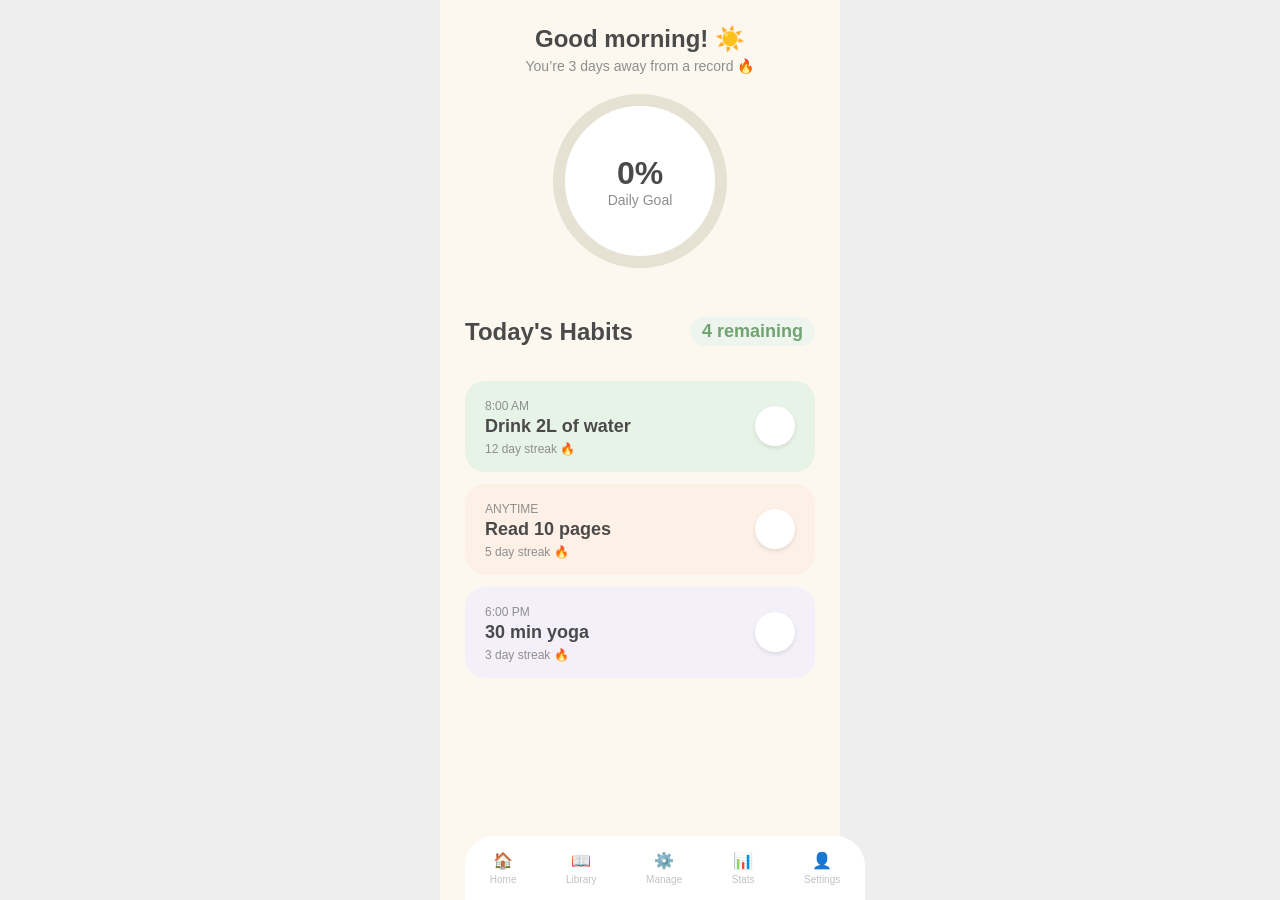
<file: src/index.html>
<!DOCTYPE html>
<html lang="en">
<head>
    <meta charset="UTF-8">
    <meta name="viewport" content="width=device-width, initial-scale=1.0">
    <title>Eco Habit Tracker</title>
    <link rel="stylesheet" href="css/index.css">
</head>
<body>

    <main class="app-body">
        <header class="header">
            <h1>Good morning! ☀️</h1>
            <p>You’re 3 days away from a record 🔥</p>
            
            <div class="progress-ring">
                <strong>0%</strong>
                <span>Daily Goal</span>
            </div>
        </header>

        <section class="habits">
            <div class="section-title">
                <h2>Today's Habits</h2>
                <span class="badge">4 remaining</span>
            </div>

            <div class="card water">
                <div class="card-text">
                    <time>8:00 AM</time>
                    <h3>Drink 2L of water</h3>
                    <small>12 day streak 🔥</small>
                </div>
                <button class="check-btn" aria-label="Complete"></button>
            </div>

            <div class="card read">
                <div class="card-text">
                    <time>ANYTIME</time>
                    <h3>Read 10 pages</h3>
                    <small>5 day streak 🔥</small>
                </div>
                <button class="check-btn" aria-label="Complete"></button>
            </div>

            <div class="card yoga">
                <div class="card-text">
                    <time>6:00 PM</time>
                    <h3>30 min yoga</h3>
                    <small>3 day streak 🔥</small>
                </div>
                <button class="check-btn" aria-label="Complete"></button>
            </div>
        </section>

        <nav class="navbar">
            <a href="index.html">🏠<span>Home</span></a>
            <a href="library.html">📖<span>Library</span></a>
            <a href="manage-habits.html">⚙️<span>Manage</span></a>
            <a href="progress.html">📊<span>Stats</span></a>
            <a href="settings.html">👤<span>Settings</span></a>
        </nav>
    </main>
<script src="js/app.js"></script>
</body>
</html>
</file>
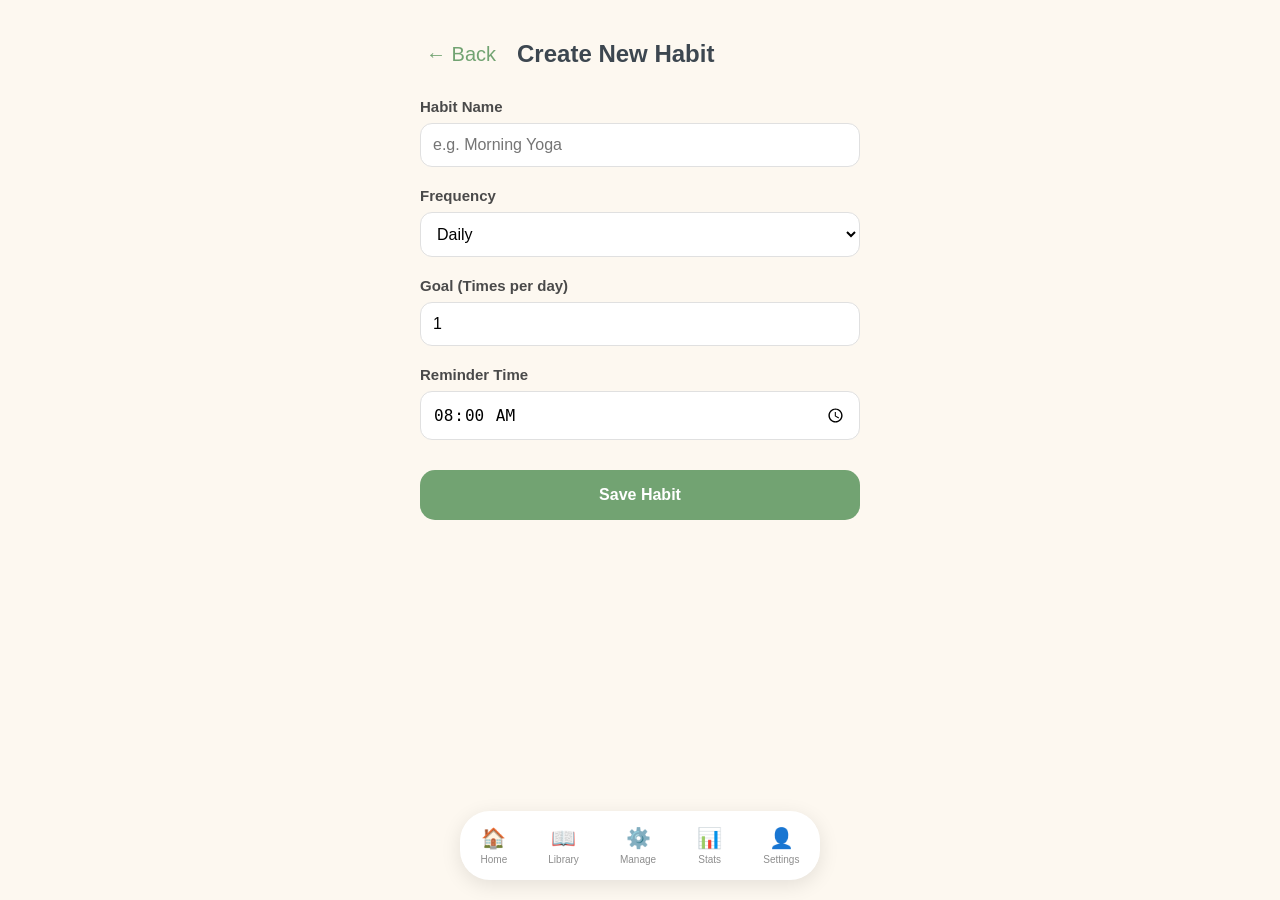
<file: src/create-habit.html>
<!DOCTYPE html>
<html lang="en">
<head>
    <meta charset="UTF-8">
    <meta name="viewport" content="width=device-width, initial-scale=1.0">
    <title>Setup Habit | Eco Tracker</title>
    <link rel="stylesheet" href="css/create-habit.css">
</head>
<body>
    <main class="form-container">
        <header class="form-header">
            <button onclick="history.back()" class="back-btn">← Back</button>
            <h1 id="form-title">Create New Habit</h1>
        </header>

        <form id="habit-form">
            <div class="form-group">
                <label for="habit-name">Habit Name</label>
                <input type="text" id="habit-name" placeholder="e.g. Morning Yoga" required>
            </div>

            <div class="form-group">
                <label for="habit-frequency">Frequency</label>
                <select id="habit-frequency">
                    <option value="Daily">Daily</option>
                    <option value="Weekly">Weekly</option>
                    <option value="Monthly">Monthly</option>
                </select>
            </div>

            <div class="form-group">
                <label for="habit-goal">Goal (Times per day)</label>
                <input type="number" id="habit-goal" value="1" min="1">
            </div>

            <div class="form-group">
                <label for="habit-time">Reminder Time</label>
                <input type="time" id="habit-time" value="08:00">
            </div>

            <button type="submit" class="btn-save">Save Habit</button>
        </form>
    </main>
        <nav class="navbar">
            <a href="index.html">🏠<span>Home</span></a>
            <a href="library.html">📖<span>Library</span></a>
            <a href="manage-habits.html">⚙️<span>Manage</span></a>
            <a href="progress.html">📊<span>Stats</span></a>
            <a href="settings.html">👤<span>Settings</span></a>
        </nav>
    </footer>
  

    <script src="js/app.js"></script>
</body>
</html>
</file>
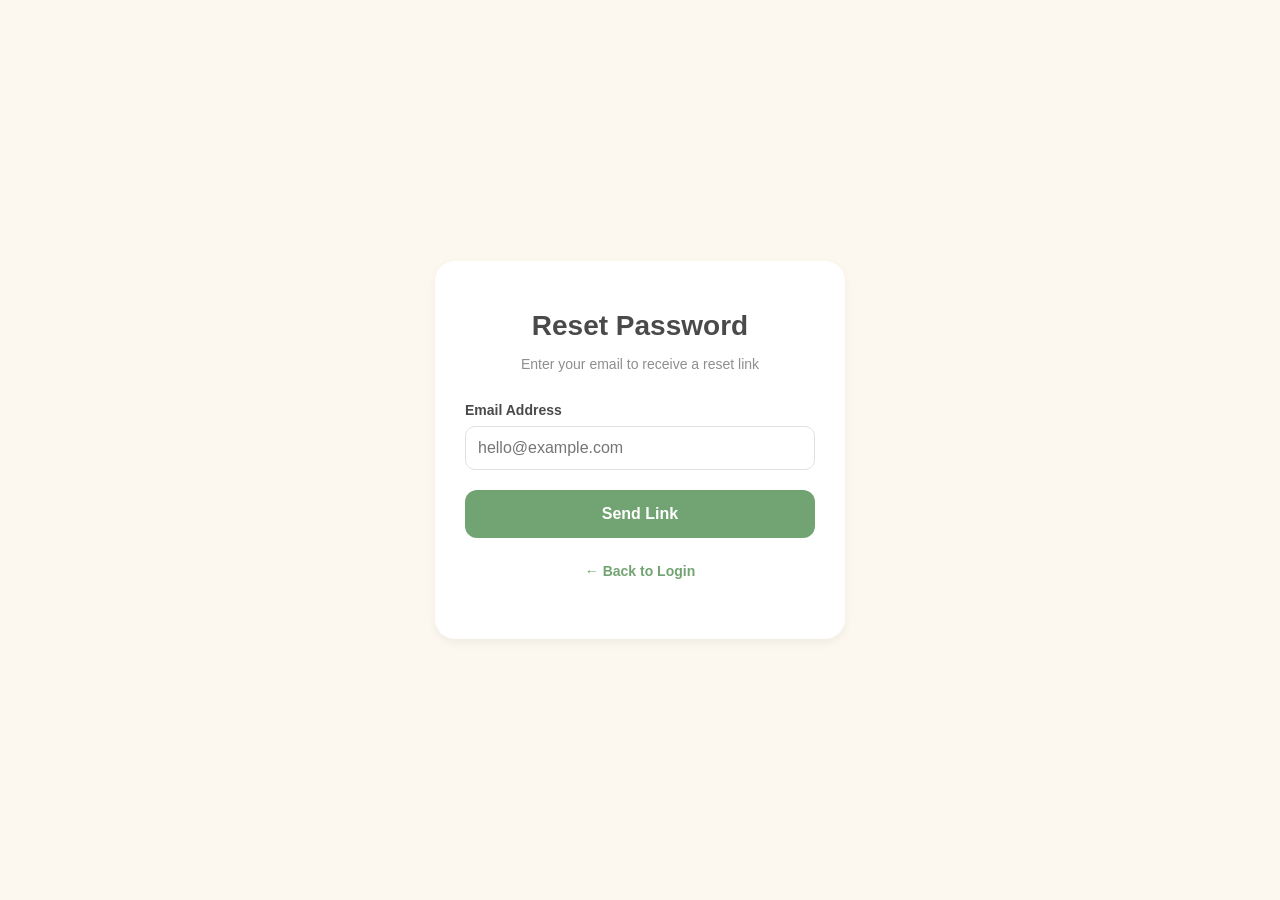
<file: src/forgot-password.html>
<!DOCTYPE html>
<html lang="en">
<head>
    <meta charset="UTF-8">
    <meta name="viewport" content="width=device-width, initial-scale=1.0">
    <title>Reset Password | Eco Tracker</title>
    <link rel="stylesheet" href="css/forgot-password.css">
</head>
<body>
    <main class="auth-container">
        <header class="auth-header">
            <h1>Reset Password</h1>
            <p>Enter your email to receive a reset link</p>
        </header>

        <form action="login.html" class="auth-form">
            <div class="form-group">
                <label>Email Address</label>
                <input type="email" placeholder="hello@example.com" required>
            </div>
            <button type="submit" class="btn-signup">Send Link</button>
        </form>

        <footer class="auth-footer">
            <p><a href="login.html">← Back to Login</a></p>
        </footer>
    </main>
</body>
</html>
</file>
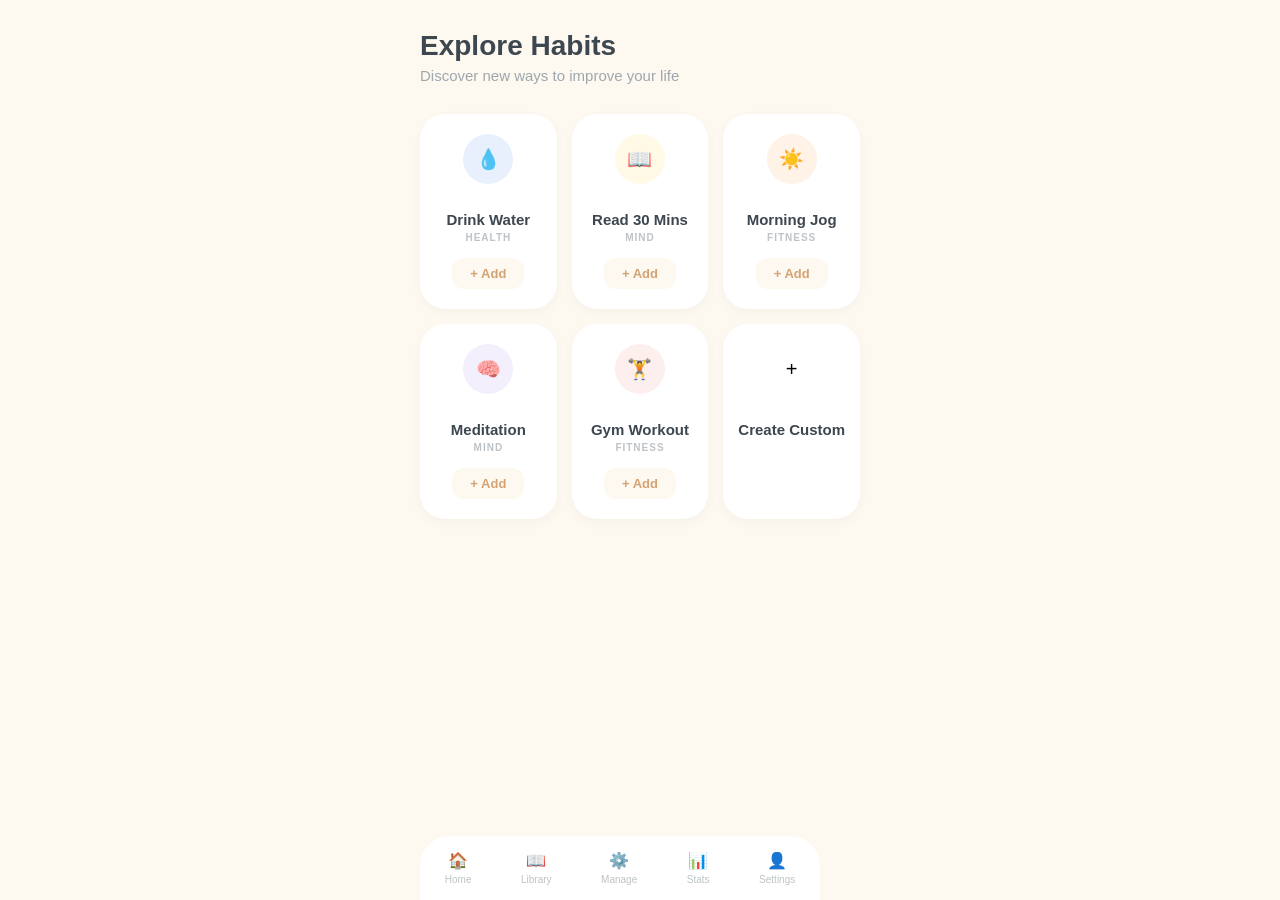
<file: src/library.html>
<!DOCTYPE html>
<html lang="en">
<head>
    <meta charset="UTF-8">
    <meta name="viewport" content="width=device-width, initial-scale=1.0">
    <title>Library | Eco Habit Tracker</title>
    <link rel="stylesheet" href="css/library.css">
</head>
<body>

    <main class="container">
        <header>
            <h1>Explore Habits</h1>
            <p>Discover new ways to improve your life</p>
        </header>

        <div class="grid">
            <div class="card">
                <div class="icon" style="background:#e8effd; color:#4a90e2">💧</div>
                <h3>Drink Water</h3>
                <span class="tag">HEALTH</span>
                <button class="add">+ Add</button>
            </div>

            <div class="card">
                <div class="icon" style="background:#fff9e6; color:#f5a623">📖</div>
                <h3>Read 30 Mins</h3>
                <span class="tag">MIND</span>
                <button class="add">+ Add</button>
            </div>

            <div class="card">
                <div class="icon" style="background:#fff2e6; color:#f39c12">☀️</div>
                <h3>Morning Jog</h3>
                <span class="tag">FITNESS</span>
                <button class="add">+ Add</button>
            </div>

            <div class="card">
                <div class="icon" style="background:#f3effd; color:#9b59b6">🧠</div>
                <h3>Meditation</h3>
                <span class="tag">MIND</span>
                <button class="add">+ Add</button>
            </div>

            <div class="card">
                <div class="icon" style="background:#fdefee; color:#e74c3c">🏋️</div>
                <h3>Gym Workout</h3>
                <span class="tag">FITNESS</span>
                <button class="add">+ Add</button>
            </div>

            <div class="card custom" onclick="window.location.href='create-habit.html'">
                <div class="icon">+</div>
                <h3>Create Custom</h3>
            </div>
        </div>

        <nav class="navbar">
            <a href="index.html">🏠<span>Home</span></a>
            <a href="library.html">📖<span>Library</span></a>
            <a href="manage-habits.html">⚙️<span>Manage</span></a>
            <a href="progress.html">📊<span>Stats</span></a>
            <a href="settings.html">👤<span>Settings</span></a>
        </nav>
    </main>
    <script src="js/app.js"></script>
</body>
</html>
</file>
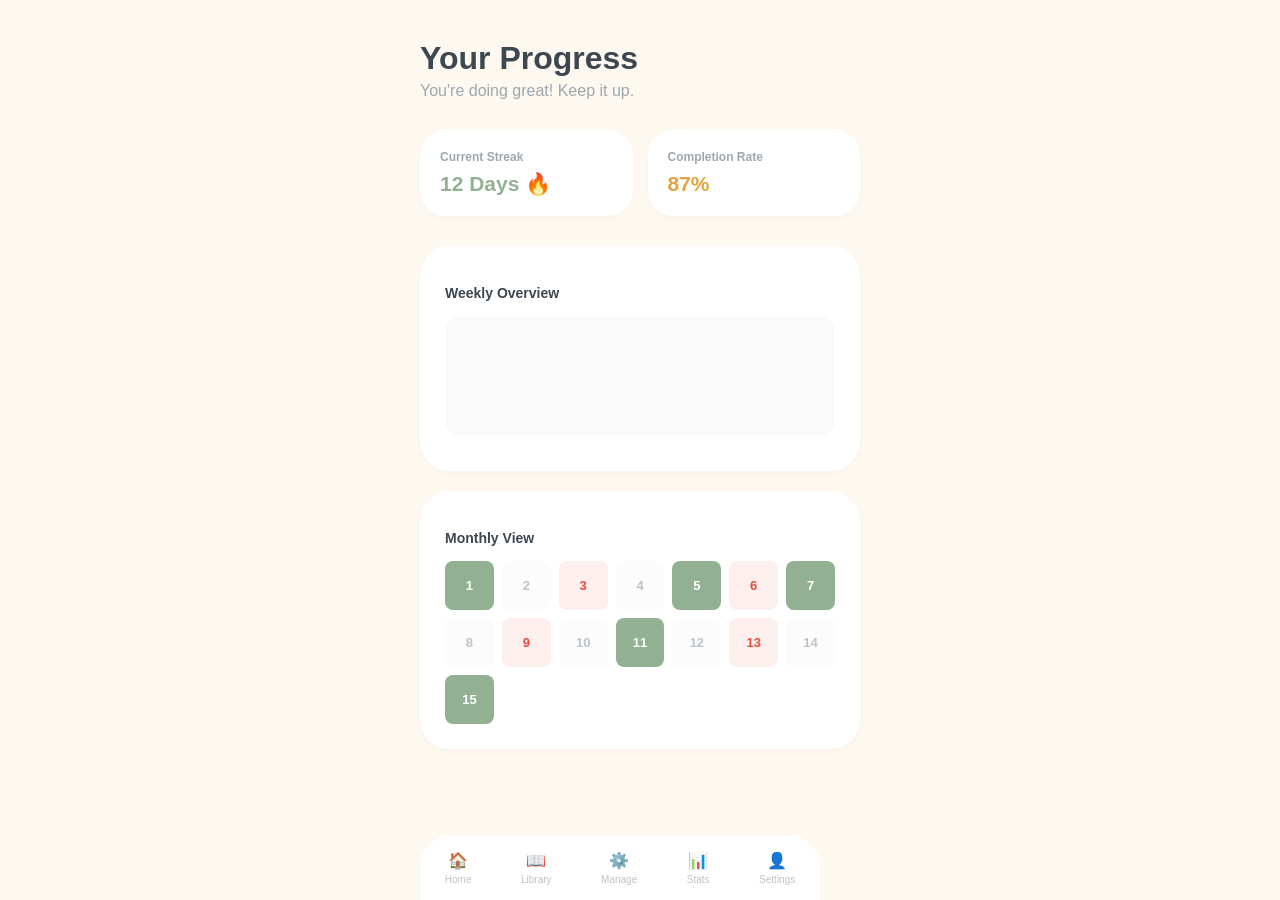
<file: src/progress.html>
<!DOCTYPE html>
<html lang="en">
<head>
    <meta charset="UTF-8">
    <meta name="viewport" content="width=device-width, initial-scale=1.0">
    <title>Progress | Eco Habit Tracker</title>
    <link rel="stylesheet" href="css/progress.css">
</head>
<body>

    <main class="container">
        <header>
            <h1>Your Progress</h1>
            <p>You're doing great! Keep it up.</p>
        </header>

        <div class="stats-row">
            <div class="stat-card">
                <label>Current Streak</label>
                <div class="val streak">12 Days 🔥</div>
            </div>
            <div class="stat-card">
                <label>Completion Rate</label>
                <div class="val rate">87%</div>
            </div>
        </div>

        <div class="card">
            <h3>Weekly Overview</h3>
            <div class="graph">
                <div class="fill"></div>
            </div>
            <div class="labels"></div>
        </div>

        <div class="card">
            <h3>Monthly View</h3>
            <div class="grid">
                <div class="day done">1</div>
                <div class="day">2</div>
                <div class="day incomplete">3</div>
                <div class="day">4</div>
                <div class="day done">5</div>
                <div class="day incomplete">6</div>
                <div class="day done">7</div>
                <div class="day">8</div>
                <div class="day incomplete">9</div>
                <div class="day">10</div>
                <div class="day done">11</div>
                <div class="day">12</div>
                <div class="day incomplete">13</div>
                <div class="day">14</div>
                <div class="day done">15</div>
            </div>
        </div>

        <nav class="navbar">
            <a href="index.html">🏠<span>Home</span></a>
            <a href="library.html">📖<span>Library</span></a>
            <a href="manage-habits.html">⚙️<span>Manage</span></a>
            <a href="progress.html">📊<span>Stats</span></a>
            <a href="settings.html">👤<span>Settings</span></a>
        </nav>
    </main>

</body>
</html>
</file>
<file: src/css/index.css>
body { 
    background: #eeeeee; 
    display: flex; 
    justify-content: center;
    margin: 0;
    padding: 0;
    font-family: Arial, Helvetica, sans-serif;
    color: #4a4a4a; 
}

.app-body {
    background: #fdf8ef;
    width: 100%;
    max-width: 400px;
    min-height: 100vh;
    padding: 25px;
    padding-bottom: 100px;
    box-sizing: border-box; 
}

.header { text-align: center; margin-bottom: 30px; }
.header h1 { font-size: 24px; margin: 0; }
.header p { color: #8e8e8e; font-size: 14px; margin: 5px 0 0; }

.progress-ring {
    width: 150px;
    height: 150px;
    border: 12px solid #e6e2d3;
    border-radius: 50%;
    margin: 20px auto;
    display: flex;
    flex-direction: column;
    justify-content: center;
    align-items: center;
    background: white;
}
.progress-ring strong { font-size: 32px; }
.progress-ring span { font-size: 14px; color: #8e8e8e; }

.section-title { 
    display: flex; 
    justify-content: space-between; 
    align-items: center;
    margin-bottom: 15px; 
}
.badge { background: #eef5ee; color: #72a372; padding: 4px 12px; border-radius: 15px; font-size: 18px; font-weight: bold; }

.card {
    display: flex;
    justify-content: space-between;
    align-items: center;
    padding: 15px 20px;
    border-radius: 20px;
    margin-bottom: 12px;
}
.water { background: #e8f3e8; }
.read  { background: #fdf0e7; }
.yoga  { background: #f4f0fa; }

.card-text h3 { font-size: 18px; margin: 2px 0; }
.card-text time, .card-text small { color: #8e8e8e; font-size: 12px; }

.check-btn {
    width: 40px;
    height: 40px;
    border-radius: 50%;
    border: none;
    background: white;
    box-shadow: 0 2px 4px rgba(0,0,0,0.1);
}

.navbar {
    position: fixed;
    bottom: 0px;
    width: 100%;
    max-width: 400px;
    background-color: #ffffff;
    display: flex;
    justify-content: space-around; 
    padding-top: 15px;
    padding-bottom: 15px;
    border-top-left-radius: 30px;
    border-top-right-radius: 30px;
}

.navbar a {
    text-decoration: none;
    display: flex;
    flex-direction: column;
    align-items: center;
    color: #bdc3c7;
}

.navbar a span {
    font-size: 10px;
    margin-top: 4px;
}

.navbar a.active {
    color: #72a372;
}
</file>
<file: src/css/create-habit.css>
body {
    background-color: #fdf8f0;
    margin: 0;
    font-family: Arial, Helvetica, sans-serif;
    display: flex;
    justify-content: center;
}

.form-container {
    width: 100%;
    max-width: 480px;
    padding-top: 40px;
    padding-bottom: 40px;
    padding-left: 20px;
    padding-right: 20px;
    box-sizing: border-box;
}

.form-header {
    display: flex;
    align-items: center;
    margin-bottom: 30px;
}

.back-btn {
    background: none;
    border: none;
    font-size: 20px;
    color: #72a372;
    cursor: pointer;
    margin-right: 15px;
}

h1 {
    font-size: 24px;
    color: #3d4750;
    margin: 0;
}

.form-group {
    margin-bottom: 20px;
    display: flex;
    flex-direction: column;
}

.form-group label {
    font-weight: bold;
    margin-bottom: 8px;
    color: #4a4a4a;
    font-size: 15px;
}

.form-group input, 
.form-group select {
    padding-top: 12px;
    padding-bottom: 12px;
    padding-left: 12px;
    padding-right: 12px;
    border-radius: 12px;
    border-width: 1px;
    border-style: solid;
    border-color: #e0e0e0;
    font-size: 16px;
    background-color: #ffffff;
    outline: none;
}

.form-group input:focus,
.form-group select:focus {
    border-color: #72a372;
}

.btn-save {
    background-color: #72a372;
    color: #ffffff;
    border-style: none;
    padding: 16px;
    border-radius: 15px;
    font-size: 16px;
    font-weight: bold;
    width: 100%;
    margin-top: 10px;
    cursor: pointer;
}

.navbar {
    position: fixed;
    bottom: 20px;
    left: 50%;
    transform: translateX(-50%);
    width: 90%;
    max-width: 360px;
    background-color: #ffffff;
    display: flex;
    justify-content: space-around;
    padding: 15px 0px;
    border-radius: 30px;
    box-shadow: 0px 5px 20px rgba(0,0,0,0.1);
}

.navbar a {
    text-decoration: none;
    font-size: 20px;
    color: #8e8e8e;
    display: flex;
    flex-direction: column;
    align-items: center;
}

.navbar a span {
    font-size: 10px;
    margin-top: 4px;
}

.navbar a.active {
    color: #72a372;
}
</file>
<file: src/css/forgot-password.css>
body {
    background-color: #fdf8ef;
    margin: 0;
    font-family: sans-serif;
    display: flex;
    justify-content: center;
    align-items: center;
    min-height: 100vh;
}

main {
    background-color: #ffffff;
    padding: 30px;
    border-radius: 20px;
    width: 90%;
    max-width: 350px;
    box-shadow: 0px 4px 10px rgba(0, 0, 0, 0.05);
    text-align: center;
}

h1 {
    font-size: 28px;
    color: #4a4a4a;
    margin-bottom: 10px;
}

p {
    color: #8e8e8e;
    font-size: 14px;
    margin-bottom: 30px;
}

.form-group {
    margin-bottom: 20px;
    text-align: left;
    display: flex;
    flex-direction: column;
}

label {
    font-weight: bold;
    margin-bottom: 8px;
    color: #4a4a4a;
    font-size: 14px;
}

input {
    padding: 12px;
    border-radius: 10px;
    border: 1px solid #e0e0e0;
    font-size: 16px;
    outline: none;
}

input:focus {
    border-color: #72a372;
}

button {
    background-color: #72a372;
    color: #ffffff;
    border: none;
    padding: 15px;
    border-radius: 12px;
    font-size: 16px;
    font-weight: bold;
    width: 100%;
    cursor: pointer;
}

footer {
    margin-top: 25px;
    font-size: 14px;
}

footer a {
    color: #72a372;
    text-decoration: none;
    font-weight: bold;
}
</file>
<file: src/css/library.css>
body {
    background: #fdf8f0;
    margin: 0;
    font-family:Arial, Helvetica, sans-serif;
    display: flex;
    justify-content: center;
}

.container {
    width: 100%;
    max-width: 480px;
    padding: 30px 20px 100px 20px;
    box-sizing: border-box;
}

h1 { color: #3d4750; margin: 0; font-size: 28px; font-weight: 800; }
p { color: #9ea7ad; margin: 5px 0 30px 0; font-size: 15px; }

.grid {
    display: grid;
    gap: 15px;
}

.card {
    background: #ffffff;
    border-radius: 25px;
    padding: 20px 10px;
    display: flex;
    flex-direction: column;
    align-items: center;
    text-align: center;
    box-shadow: 0 4px 12px rgba(0,0,0,0.03);
}

.custom {
    border: 2px #e0e6e0;
}

.icon {
    width: 50px;
    height: 50px;
    border-radius: 25px;
    display: flex;
    align-items: center;
    justify-content: center;
    font-size: 20px;
    margin-bottom: 12px;
}

h3 { font-size: 15px; color: #3d4750; margin-bottom: 4px; }

.tag {
    color: #bdc3c7;
    font-size: 10px;
    font-weight: 700;
    letter-spacing: 1px;
    margin-bottom: 15px;
}

.add {
    background: #fdf8f0;
    border: none;
    padding: 8px 18px;
    border-radius: 12px;
    color: #d4a373;
    font-size: 13px;
    font-weight: 700;
}

.navbar {
    position: fixed;
    bottom: 0px;
    width: 100%;
    max-width: 400px;
    background-color: #ffffff;
    display: flex;
    justify-content: space-around; 
    padding-top: 15px;
    padding-bottom: 15px;
    border-top-left-radius: 30px;
    border-top-right-radius: 30px;
}

.navbar a {
    text-decoration: none;
    display: flex;
    flex-direction: column;
    align-items: center;
    color: #bdc3c7;
}

.navbar a span {
    font-size: 10px;
    margin-top: 4px;
}

.navbar a.active {
    color: #72a372;
}

@media (min-width: 600px) {
    .grid { grid-template-columns: repeat(3, 1fr); }
}
</file>
<file: src/css/progress.css>
body {
    background: #fdf8f0;
    margin: 0;
    font-family: Arial, Helvetica, sans-serif;
    display: flex;
    justify-content: center;
}

.container {
    width: 100%;
    max-width: 480px;
    padding: 40px 20px 100px 20px;
    box-sizing: border-box;
}

h1 { color: #3d4750; margin: 0; font-size: 32px; }
p { color: #9ea7ad; margin: 5px 0 0 0; }

.stats-row {
    display: flex;
    gap: 15px;
    margin: 30px 0;
}

.stat-card {
    flex: 1;
    background: #fff;
    padding: 20px;
    border-radius: 25px;
    box-shadow: 0 4px 10px rgba(0,0,0,0.02);
}

label {
    display: block;
    font-size: 12px;
    font-weight: 700;
    color: #9ea7ad;
    margin-bottom: 8px;
}

.val { font-size: 21px; font-weight: 800; color: #92b092; }
.rate { color: #e6a23c; }

.card {
    background: #fff;
    padding: 25px;
    border-radius: 30px;
    margin-bottom: 20px;
    box-shadow: 0 4px 10px rgba(0,0,0,0.02);
}

h3 { font-size: 14px; color: #3d4750; margin-bottom: 15px; }

.graph {
    height: 120px;
    background: #f9faf9;
    border-radius: 15px;
    position: relative;
    overflow: hidden;
}

.fill {
    bottom: 0;
    width: 100%;
    height: 100%;
}

.labels {
    display: flex;
    justify-content: space-between;
    margin-top: 10px;
    font-size: 11px;
    color: #9ea7ad;
    font-weight: 700;
}

.grid {
    display: grid;
    grid-template-columns: repeat(7, 1fr);
    gap: 8px;
}

.day {
    aspect-ratio: 1;
    background: #fcfcfc;
    border-radius: 8px;
    display: flex;
    align-items: center;
    justify-content: center;
    font-size: 13px;
    color: #bdc3c7;
    font-weight: 700;
}

.done { background: #92b092; color: #fff; }
.incomplete { background: #fdefee; color: #e74c3c; }

.navbar {
    position: fixed;
    bottom: 0px;
    width: 100%;
    max-width: 400px;
    background-color: #ffffff;
    display: flex;
    justify-content: space-around; 
    padding-top: 15px;
    padding-bottom: 15px;
    border-top-left-radius: 30px;
    border-top-right-radius: 30px;
}

.navbar a {
    text-decoration: none;
    display: flex;
    flex-direction: column;
    align-items: center;
    color: #bdc3c7;
}

.navbar a span {
    font-size: 10px;
    margin-top: 4px;
}

.navbar a.active {
    color: #72a372;
}
</file>
